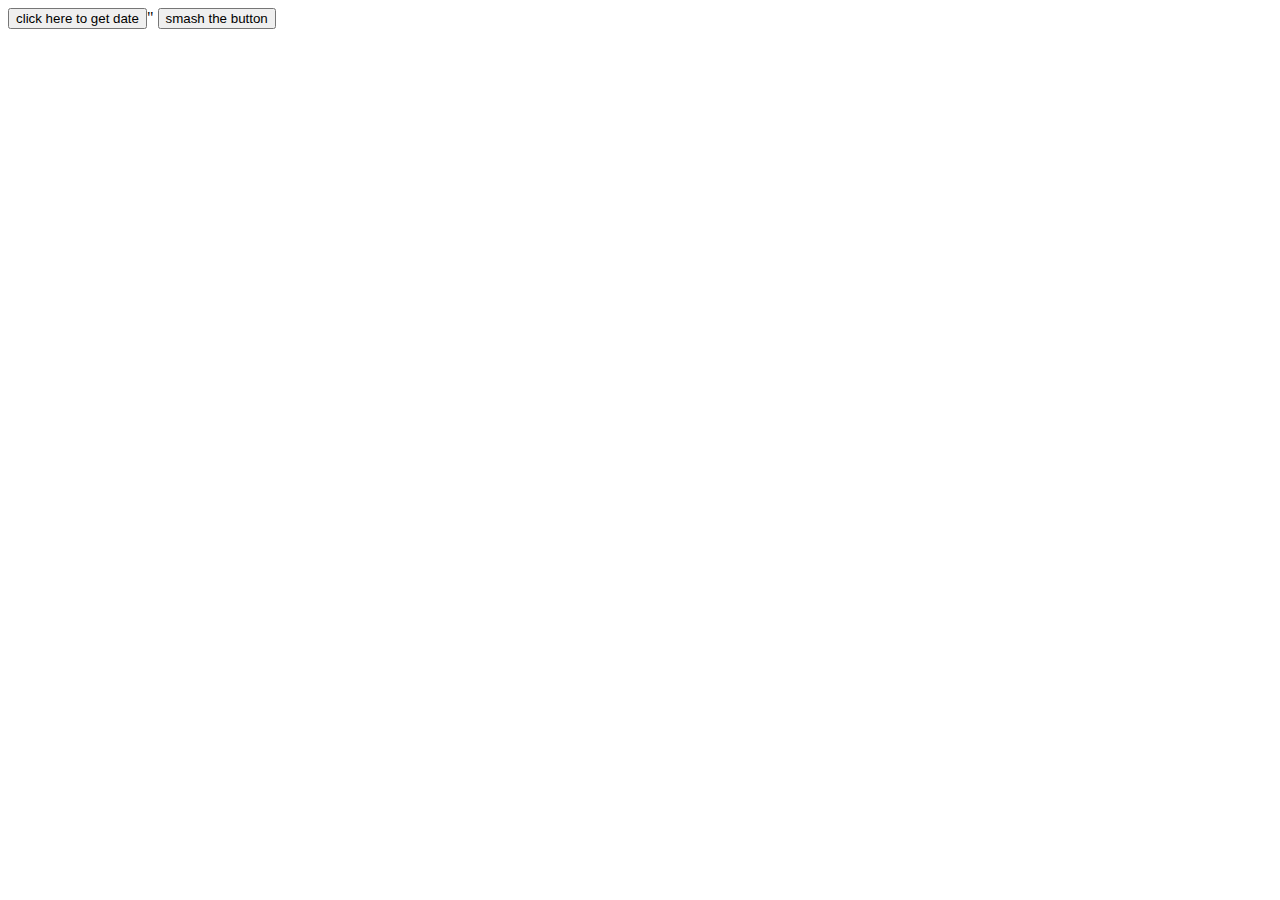
<file: java script/index.html>
<!DOCTYPE html>
<html lang="en">
<head>
    <meta charset="UTF-8">
    <meta name="viewport" content="width=device-width, initial-scale=1.0">
    <title>Document</title>
    <script type="text/javascript">
        //print
        console.log("hello");

        function cost(a,b,c){
            var totalcostumer = a*b*c;
            console.log(totalcostumer);
        }

        cost(2,5,9);

    </script>
     <script type="text/javascript" src""></script>
</head>
<body>
    <div id="displayDiv"></div>
    <button onclick="this.innerHTML= Date()">click here to get date</button>"

    <button onclick="document.getElementById('displayDiv')
    .innerHTML='you have clicked this button'">smash the button</button>
</body>
</html>
</file>
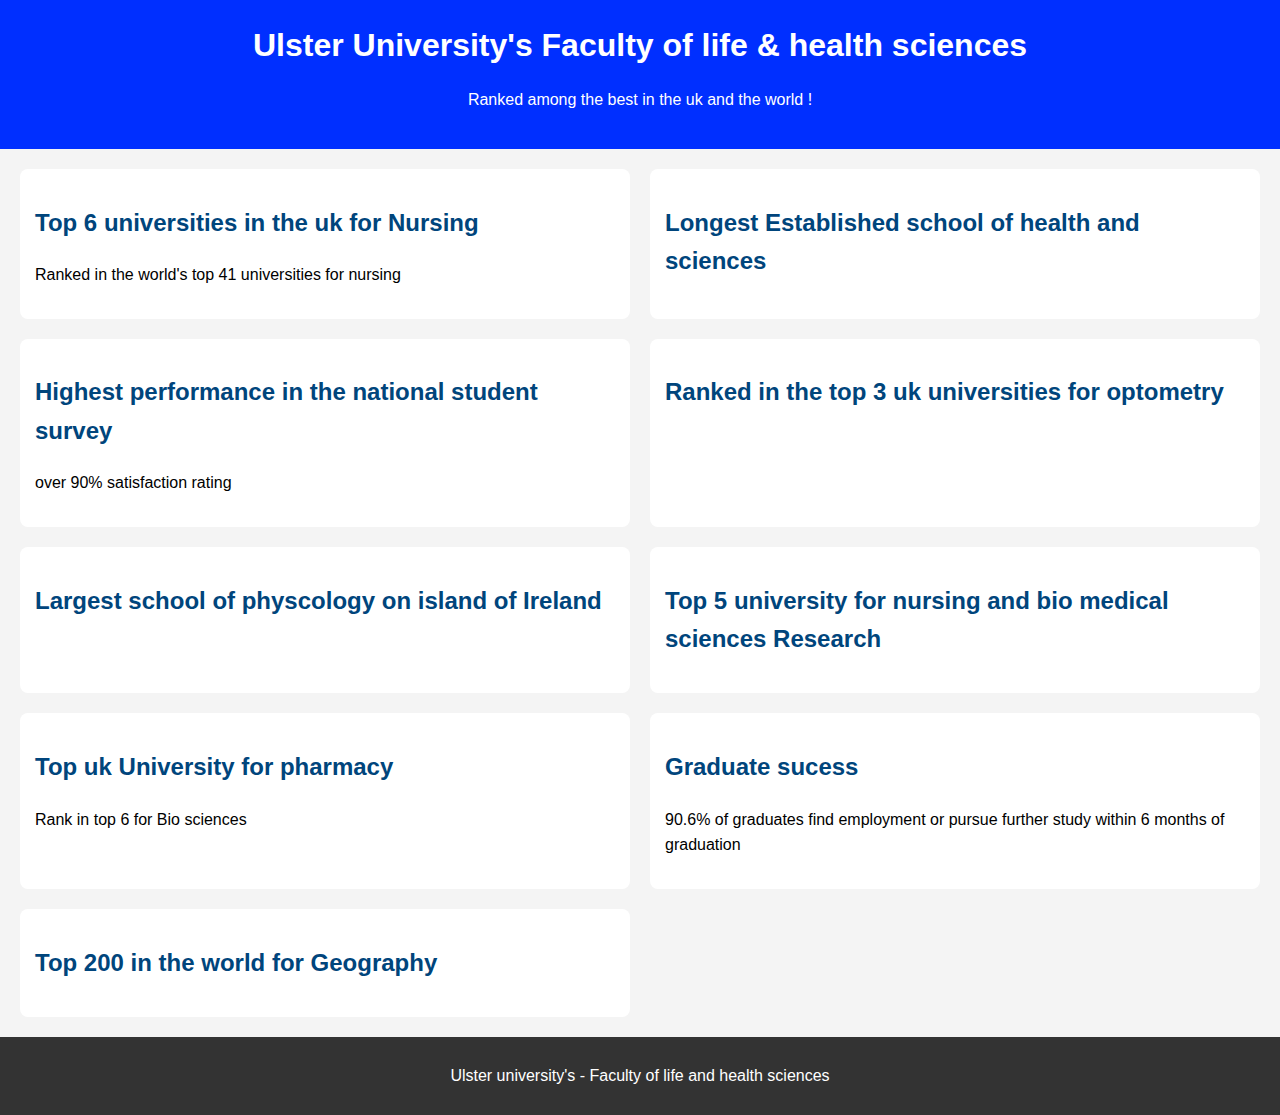
<file: ulster webpage/index.html>
<!DOCTYPE html>
<html lang="en">
<head>
    <meta charset="UTF-8">
    <meta name="viewport" content="width=device-width, initial-scale=1.0">
    <title>Ulster University's Faculty of health sciences</title>
    <link rel="stylesheet" href="style.css">
    
<body>
    <header>
        <h1>Ulster University's Faculty of life & health sciences</h1>
        <p>Ranked among the best in the uk and the world !</p>

    </header>
    <section class="infographic">
        <div class="fact">
            <h2>
                Top 6 universities in the uk for Nursing
            </h2>
            <P>Ranked in the world's top 41 universities for nursing</P>
            </div>

        <div class="fact">
            <h2>Longest Established school of health and sciences</h2>
         </div>



        <div class="fact">
            <h2> Highest performance in the national student survey </h2>
            <P>over 90% satisfaction rating</P>
        </div>

        <div class="fact">
            <h2>Ranked in the top 3 uk universities for optometry</h2>
        </div>

        <div class="fact">
            <h2>Largest school of physcology on island of Ireland</h2>
         </div>
         
 <div class="fact">
            <h2>Top 5 university for nursing and bio medical sciences Research </h2>
         </div>

          <div class="fact">
            <h2>Top uk University for pharmacy</h2>
            <p>Rank in top 6 for Bio sciences</p>
         </div>

         <div class="fact">
            <h2>Graduate sucess</h2>
            <p>90.6% of graduates find employment or pursue further study within 6 months of graduation</p>
         </div>

         <div class="fact">
            <h2>Top 200 in the world for Geography</h2>
         </div>
    </section>
    <footer>
        <P>Ulster university's - Faculty of life and health sciences</P>
    </footer>
</body>
</html>
</file>
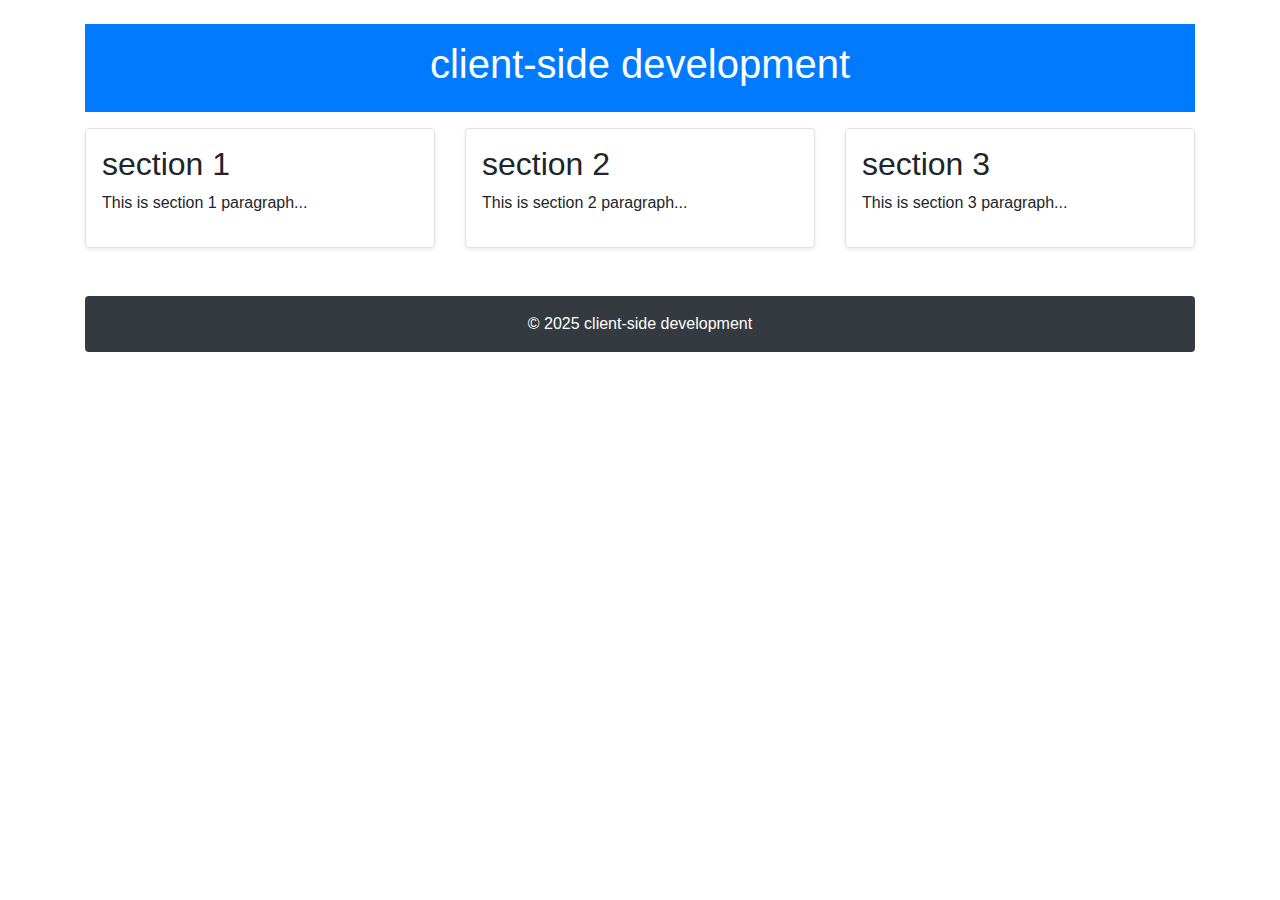
<file: bootstrap/bootstrap.html>
<!DOCTYPE html>
<html lang="en">
<head>
    <meta charset="UTF-8">
    <meta name="viewport" content="width=device-width, initial-scale=1.0">
    <title>bootstrap example</title>

    <!----link to bootstrap-->
     <link rel="stylesheet" href="https://stackpath.bootstrapcdn.com/bootstrap/4.3.1/css/bootstrap.min.css">
</head>
<body>
    <div class="container my-4">
        <!--header-->
        <header class="bg-primary text-white text-center py-3 mb-3">
            <h1> client-side development</h1>
        </header>
        <main class="row">
            <section class="col-md-4 mb-4">
                <div class="p-3 bg-white border rounded shadow-sm">
                    <h2>section 1</h2>
                    <p>This is section 1 paragraph...</p>
                </div>

            </section>

            <section class="col-md-4 mb-4">
                <div class="p-3 bg-white border rounded shadow-sm">
                    <h2>section 2</h2>
                    <p>This is section 2 paragraph...</p>
                </div>

            </section>
            <section class="col-md-4 mb-4">
                <div class="p-3 bg-white border rounded shadow-sm">
                    <h2>section 3</h2>
                    <p>This is section 3 paragraph...</p>
                </div>

            </section>
        </main>
        <!--footer-->
        <footer class="bg-dark text-white text-center py-3 mt-4 rounded">
            <p class="mb-0">&copy; 2025 client-side development</p>
        </footer>


     </div>
    
</body>
</html>
</file>
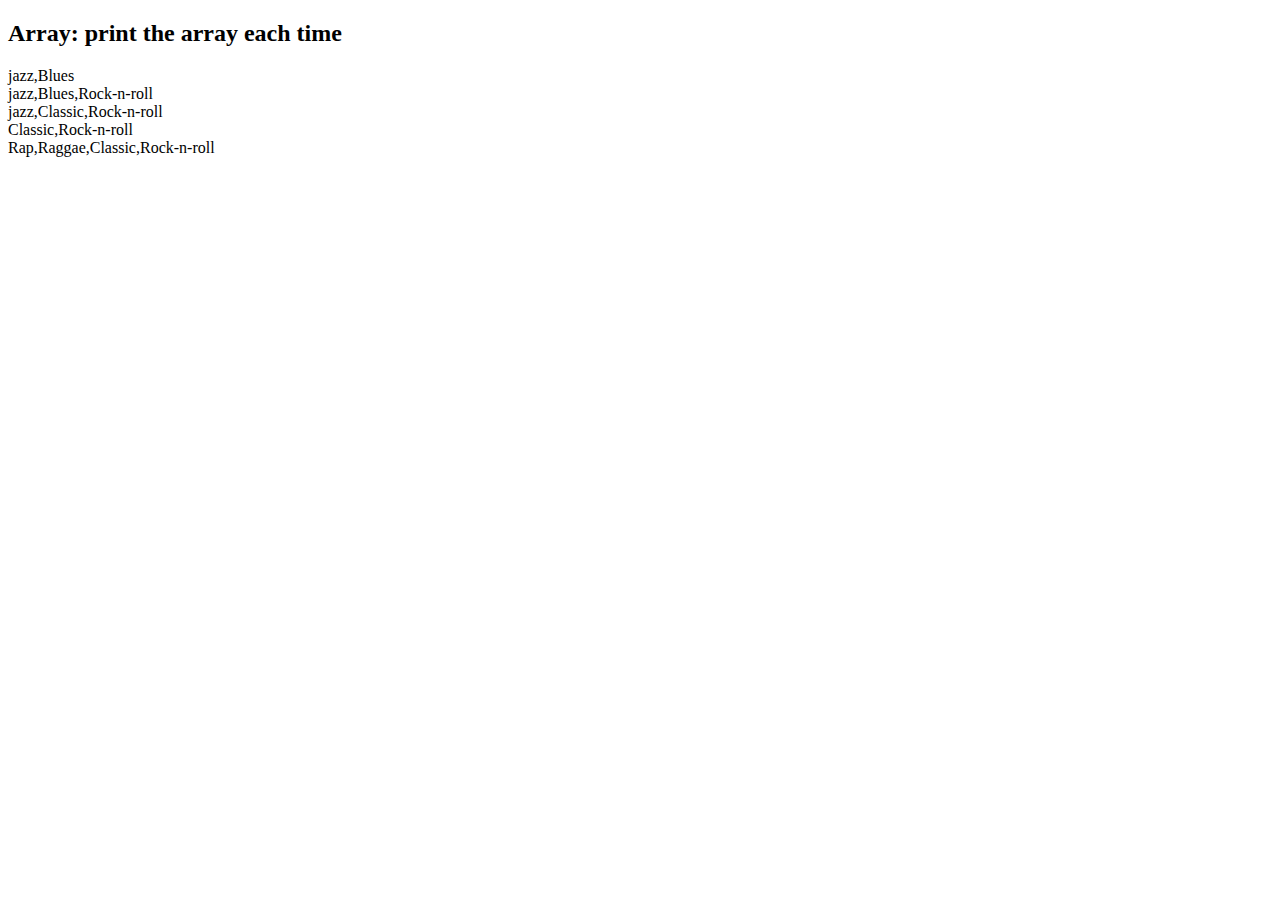
<file: fruit array .js/task2.html>
<!DOCTYPE html>
<html lang="en">
<head>
    <meta charset="UTF-8">
    <meta name="viewport" content="width=device-width, initial-scale=1.0">
    <title>Document</title>
</head>
<body>
    <h2>Array: print the array each time</h2>
    <div id="output"></div> <!--to display the result-->
    <script>
        //step 1 create an array
        var styles = ["jazz","Blues"];

        //step 2 function to display an array as a comma-sepreate
        function updateoutput(){
            document.querySelector('#output').innerHTML+=styles.join(",")+"<br>"

        }
        ///step3 show inital array
        updateoutput();

        ///step3 add"Rock-n-roll" to the end of the array
        styles.push("Rock-n-roll");
        updateoutput(); //display the updated array

        ///step4 change the middle item to "classics"
        var middleIndex = Math.floor(styles.length/2);

        styles[middleIndex]= "Classic";
        updateoutput();

        ///step5 remove the first item from the array
        styles.shift();//remove first item
        updateoutput();//display the update output

        //step6 add"Rap" and "Reggae" to the start of the array
        styles.unshift("Rap","Raggae");
        updateoutput();

    </script>
</body>
</html>
</file>
<file: ulster webpage/style.css>
body{
    font-family: Arial, sans-serif;
    line-height: 1.6;
    background-color: #F4F4F4F4;
    margin: 0;
    padding: 0;

}

header{
      background-color: rgb(0, 47, 255);
      color: white;
      padding: 20px;
      text-align: center;
}
h1{
    margin: 0;
}

.infographic{
    display: grid;
    grid-template-columns: repeat(auto-fill, minmax(500px,1fr));
    gap: 20px;
    padding: 20px;

}
.fact{
    background-color: rgb(255, 255, 255);
    padding: 15px;
    border-radius: 8px;
}

.fact h2{
    color:#00457c;
}

footer{
    background-color: #333;
    color: white;
    padding: 10px;
    text-align: center;
}
</file>
